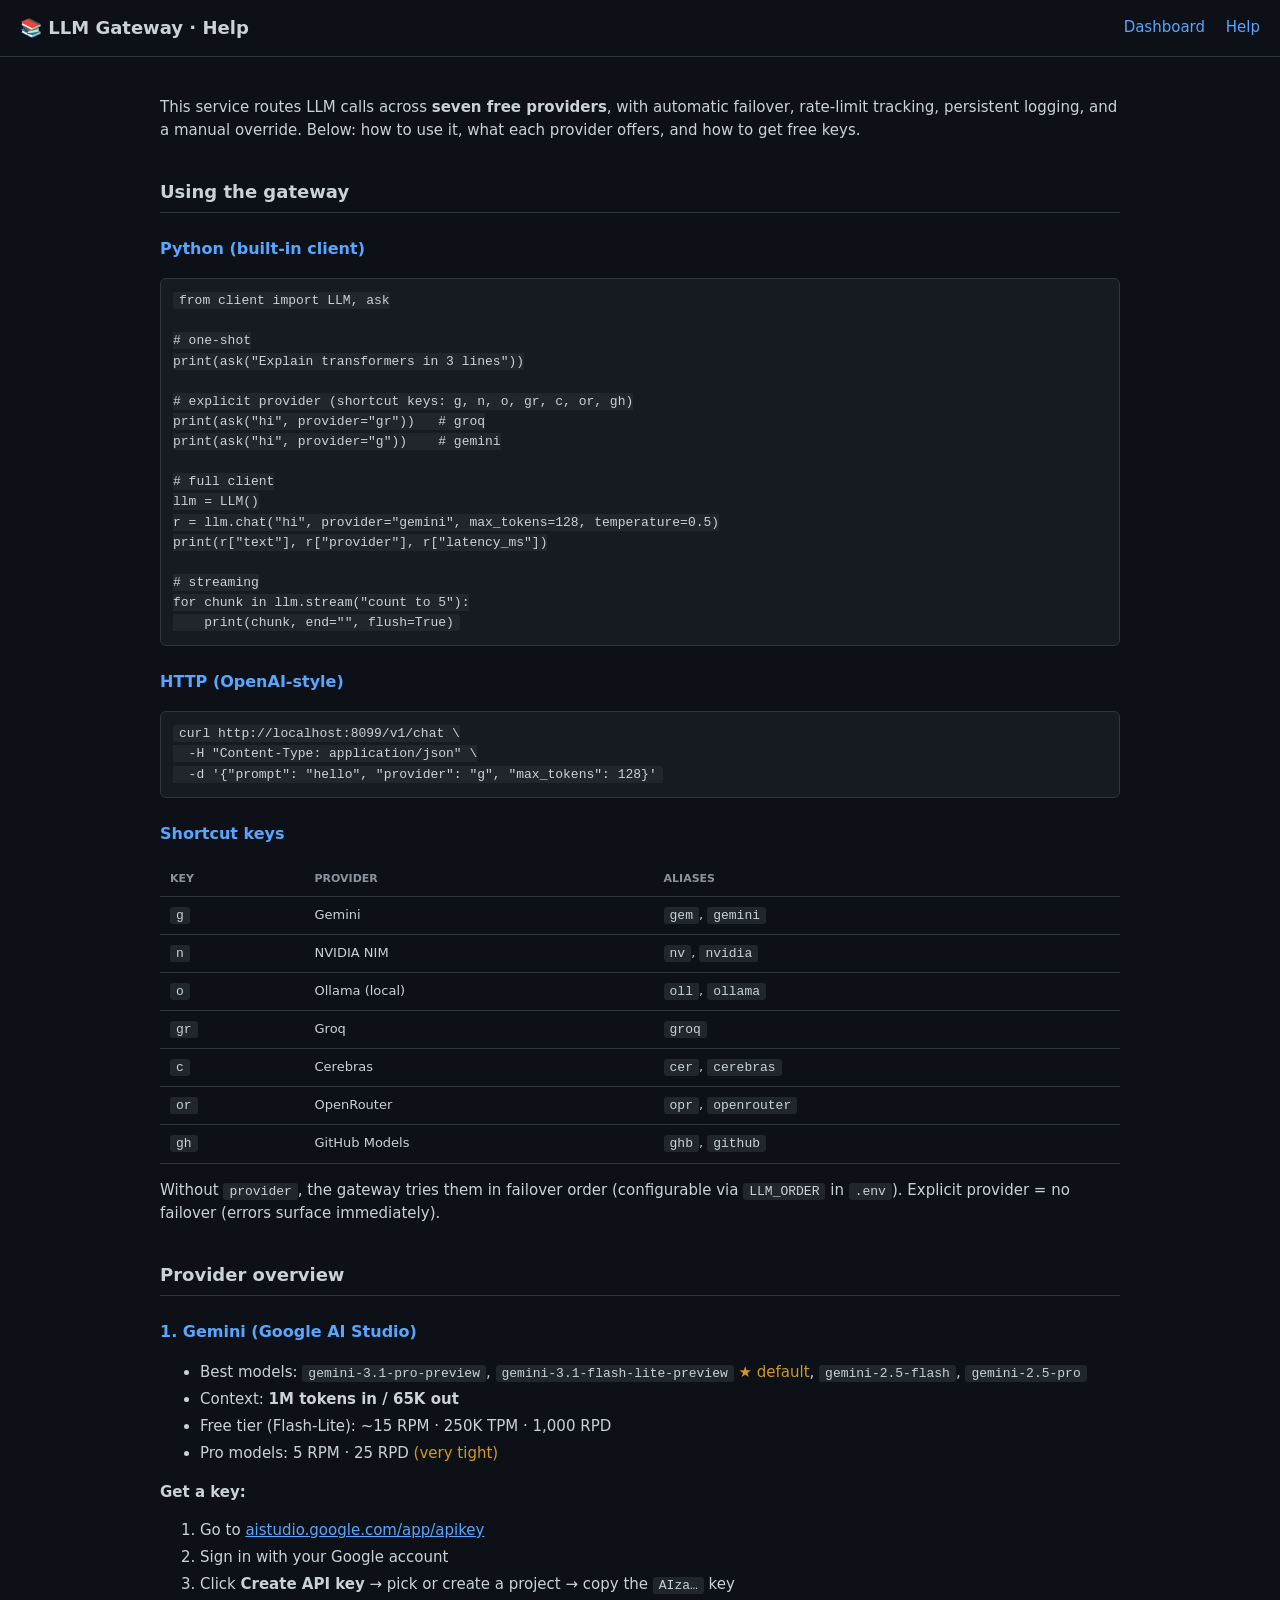
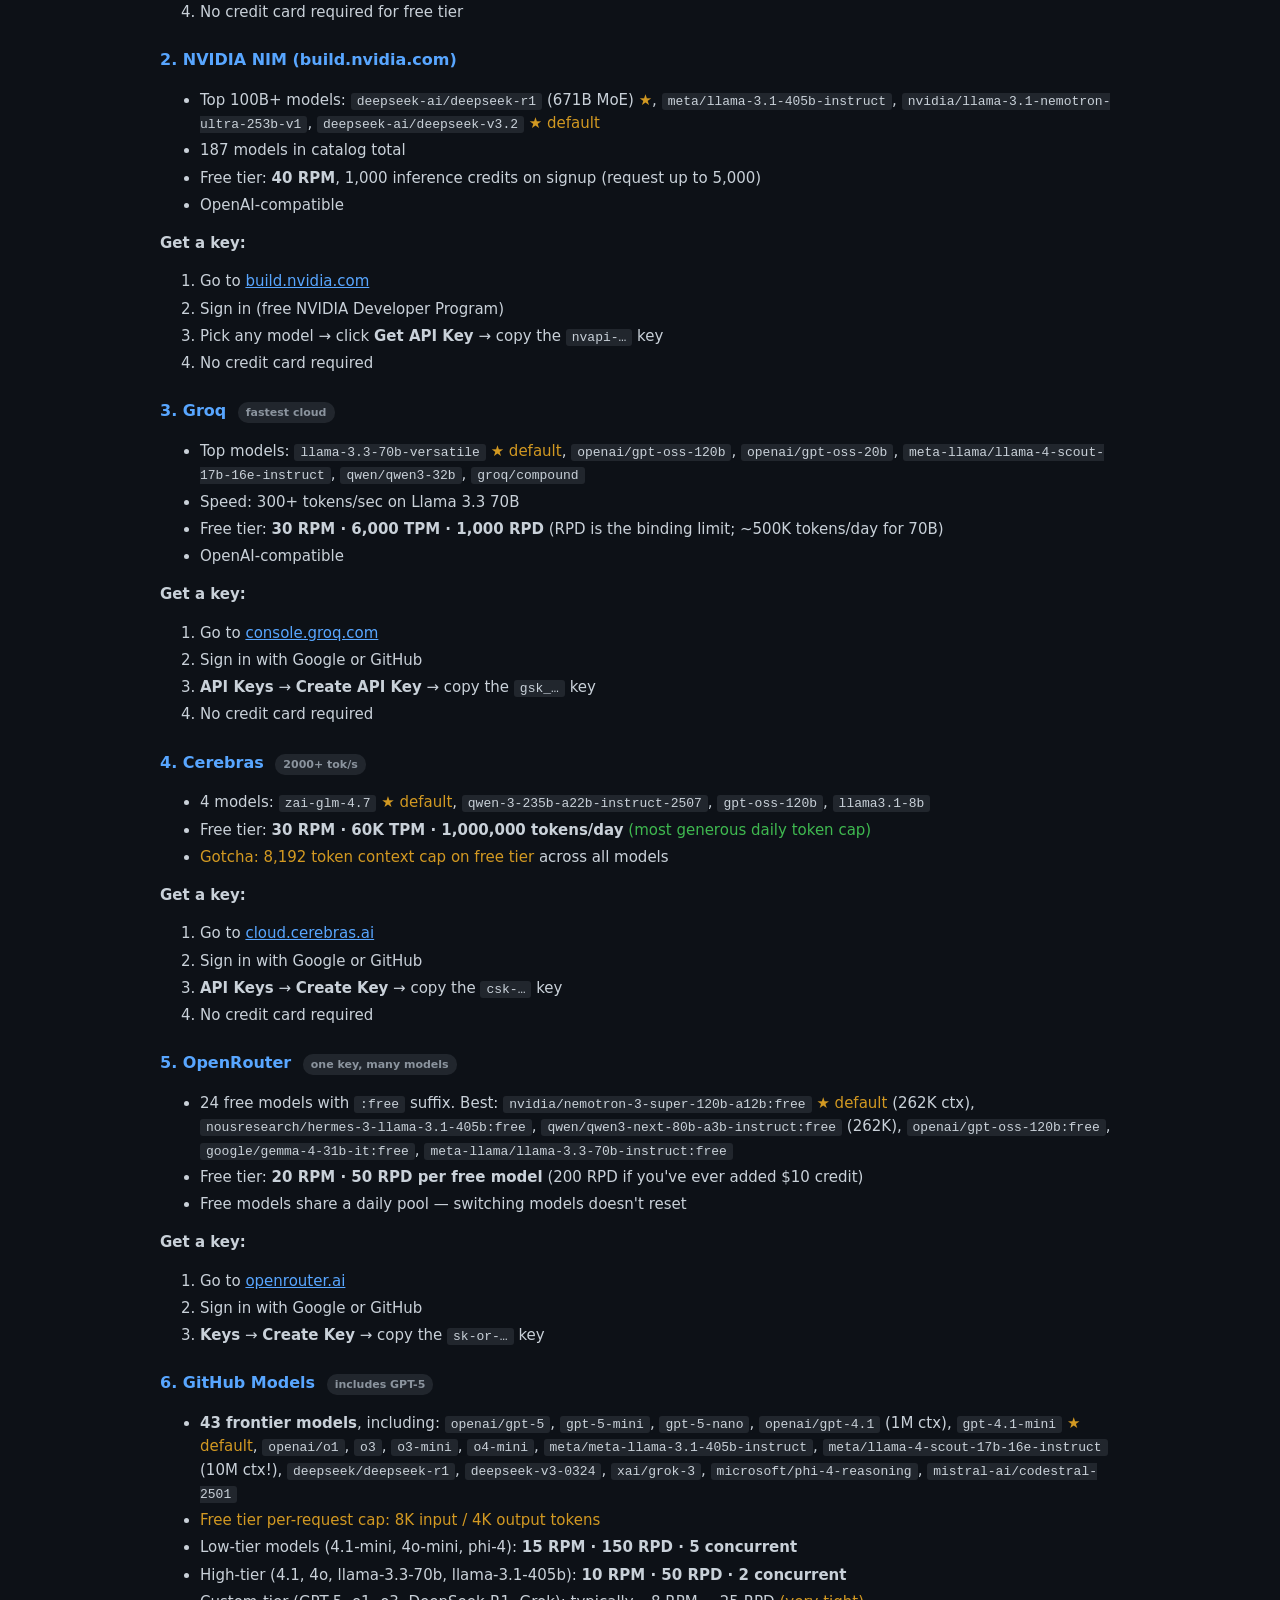
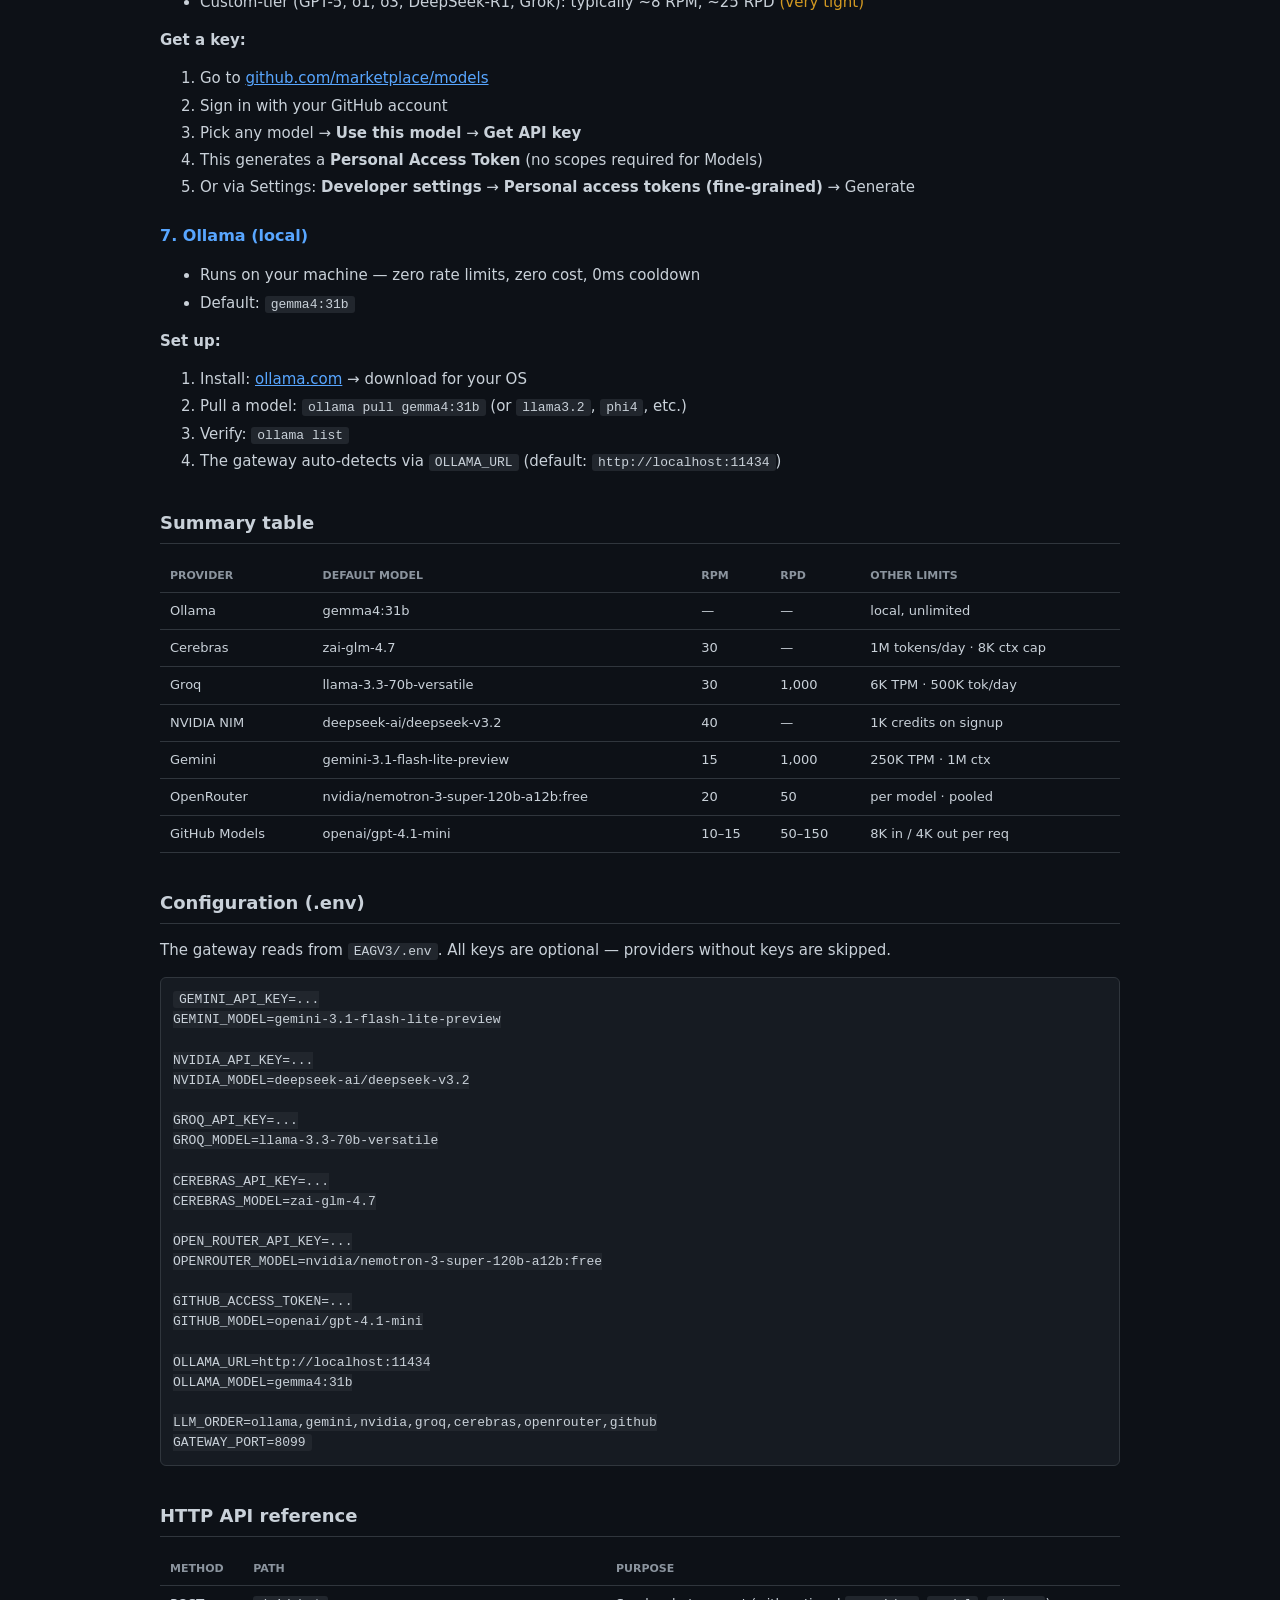
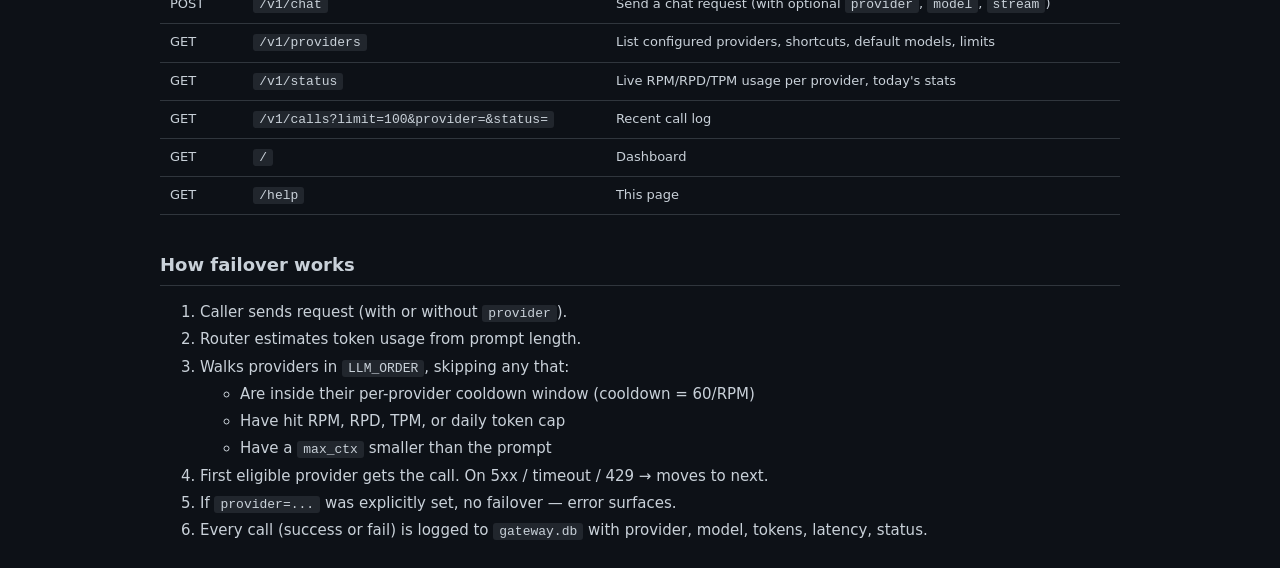
<file: gateway/static/help.html>
<!doctype html>
<html lang="en">
<head>
<meta charset="utf-8">
<title>LLM Gateway · Help & Free Keys</title>
<style>
  :root {
    --bg: #0d1117; --panel: #161b22; --border: #30363d; --text: #c9d1d9;
    --muted: #8b949e; --green: #3fb950; --red: #f85149; --blue: #58a6ff;
    --yellow: #d29922; --accent: #a371f7;
  }
  * { box-sizing: border-box; }
  body { background: var(--bg); color: var(--text); font: 15px/1.55 -apple-system, BlinkMacSystemFont, "Segoe UI", system-ui, sans-serif; margin: 0; }
  header { padding: 14px 20px; border-bottom: 1px solid var(--border); display: flex; justify-content: space-between; align-items: center; }
  header h1 { margin: 0; font-size: 18px; font-weight: 600; }
  header nav a { color: var(--blue); margin-left: 16px; text-decoration: none; }
  main { padding: 24px 20px; max-width: 1000px; margin: 0 auto; }
  h2 { font-size: 18px; margin-top: 36px; padding-bottom: 6px; border-bottom: 1px solid var(--border); }
  h3 { font-size: 16px; margin-top: 24px; color: var(--blue); }
  table { width: 100%; border-collapse: collapse; margin: 10px 0; font-size: 13px; }
  th, td { padding: 8px 10px; border-bottom: 1px solid var(--border); text-align: left; vertical-align: top; }
  th { color: var(--muted); font-weight: 600; text-transform: uppercase; font-size: 11px; }
  code, pre { font-family: ui-monospace, SFMono-Regular, "SF Mono", Menlo, monospace; }
  code { background: #21262d; padding: 1px 6px; border-radius: 3px; font-size: 13px; }
  pre { background: var(--panel); border: 1px solid var(--border); border-radius: 6px; padding: 12px; overflow-x: auto; font-size: 13px; }
  ol li, ul li { margin: 4px 0; }
  .star { color: var(--yellow); }
  .badge { display: inline-block; padding: 2px 8px; border-radius: 10px; font-size: 11px; background: #21262d; color: var(--muted); margin-left: 6px; }
  .ok { color: var(--green); }
  .warn { color: var(--yellow); }
  .err { color: var(--red); }
  a { color: var(--blue); }
</style>
</head>
<body>
<header>
  <h1>📚 LLM Gateway · Help</h1>
  <nav>
    <a href="/">Dashboard</a>
    <a href="/help">Help</a>
  </nav>
</header>
<main>

<p>This service routes LLM calls across <strong>seven free providers</strong>, with automatic failover, rate-limit tracking, persistent logging, and a manual override. Below: how to use it, what each provider offers, and how to get free keys.</p>

<h2>Using the gateway</h2>

<h3>Python (built-in client)</h3>
<pre><code>from client import LLM, ask

# one-shot
print(ask("Explain transformers in 3 lines"))

# explicit provider (shortcut keys: g, n, o, gr, c, or, gh)
print(ask("hi", provider="gr"))   # groq
print(ask("hi", provider="g"))    # gemini

# full client
llm = LLM()
r = llm.chat("hi", provider="gemini", max_tokens=128, temperature=0.5)
print(r["text"], r["provider"], r["latency_ms"])

# streaming
for chunk in llm.stream("count to 5"):
    print(chunk, end="", flush=True)</code></pre>

<h3>HTTP (OpenAI-style)</h3>
<pre><code>curl http://localhost:8099/v1/chat \
  -H "Content-Type: application/json" \
  -d '{"prompt": "hello", "provider": "g", "max_tokens": 128}'</code></pre>

<h3>Shortcut keys</h3>
<table>
  <tr><th>Key</th><th>Provider</th><th>Aliases</th></tr>
  <tr><td><code>g</code></td><td>Gemini</td><td><code>gem</code>, <code>gemini</code></td></tr>
  <tr><td><code>n</code></td><td>NVIDIA NIM</td><td><code>nv</code>, <code>nvidia</code></td></tr>
  <tr><td><code>o</code></td><td>Ollama (local)</td><td><code>oll</code>, <code>ollama</code></td></tr>
  <tr><td><code>gr</code></td><td>Groq</td><td><code>groq</code></td></tr>
  <tr><td><code>c</code></td><td>Cerebras</td><td><code>cer</code>, <code>cerebras</code></td></tr>
  <tr><td><code>or</code></td><td>OpenRouter</td><td><code>opr</code>, <code>openrouter</code></td></tr>
  <tr><td><code>gh</code></td><td>GitHub Models</td><td><code>ghb</code>, <code>github</code></td></tr>
</table>
<p>Without <code>provider</code>, the gateway tries them in failover order (configurable via <code>LLM_ORDER</code> in <code>.env</code>). Explicit provider = no failover (errors surface immediately).</p>

<h2>Provider overview</h2>

<h3>1. Gemini (Google AI Studio)</h3>
<ul>
  <li>Best models: <code>gemini-3.1-pro-preview</code>, <code>gemini-3.1-flash-lite-preview</code> <span class="star">★ default</span>, <code>gemini-2.5-flash</code>, <code>gemini-2.5-pro</code></li>
  <li>Context: <strong>1M tokens in / 65K out</strong></li>
  <li>Free tier (Flash-Lite): ~15 RPM · 250K TPM · 1,000 RPD</li>
  <li>Pro models: 5 RPM · 25 RPD <span class="warn">(very tight)</span></li>
</ul>
<p><b>Get a key:</b></p>
<ol>
  <li>Go to <a href="https://aistudio.google.com/app/apikey" target="_blank">aistudio.google.com/app/apikey</a></li>
  <li>Sign in with your Google account</li>
  <li>Click <strong>Create API key</strong> → pick or create a project → copy the <code>AIza…</code> key</li>
  <li>No credit card required for free tier</li>
</ol>

<h3>2. NVIDIA NIM (build.nvidia.com)</h3>
<ul>
  <li>Top 100B+ models: <code>deepseek-ai/deepseek-r1</code> (671B MoE) <span class="star">★</span>, <code>meta/llama-3.1-405b-instruct</code>, <code>nvidia/llama-3.1-nemotron-ultra-253b-v1</code>, <code>deepseek-ai/deepseek-v3.2</code> <span class="star">★ default</span></li>
  <li>187 models in catalog total</li>
  <li>Free tier: <strong>40 RPM</strong>, 1,000 inference credits on signup (request up to 5,000)</li>
  <li>OpenAI-compatible</li>
</ul>
<p><b>Get a key:</b></p>
<ol>
  <li>Go to <a href="https://build.nvidia.com/" target="_blank">build.nvidia.com</a></li>
  <li>Sign in (free NVIDIA Developer Program)</li>
  <li>Pick any model → click <strong>Get API Key</strong> → copy the <code>nvapi-…</code> key</li>
  <li>No credit card required</li>
</ol>

<h3>3. Groq <span class="badge">fastest cloud</span></h3>
<ul>
  <li>Top models: <code>llama-3.3-70b-versatile</code> <span class="star">★ default</span>, <code>openai/gpt-oss-120b</code>, <code>openai/gpt-oss-20b</code>, <code>meta-llama/llama-4-scout-17b-16e-instruct</code>, <code>qwen/qwen3-32b</code>, <code>groq/compound</code></li>
  <li>Speed: 300+ tokens/sec on Llama 3.3 70B</li>
  <li>Free tier: <strong>30 RPM · 6,000 TPM · 1,000 RPD</strong> (RPD is the binding limit; ~500K tokens/day for 70B)</li>
  <li>OpenAI-compatible</li>
</ul>
<p><b>Get a key:</b></p>
<ol>
  <li>Go to <a href="https://console.groq.com" target="_blank">console.groq.com</a></li>
  <li>Sign in with Google or GitHub</li>
  <li><strong>API Keys</strong> → <strong>Create API Key</strong> → copy the <code>gsk_…</code> key</li>
  <li>No credit card required</li>
</ol>

<h3>4. Cerebras <span class="badge">2000+ tok/s</span></h3>
<ul>
  <li>4 models: <code>zai-glm-4.7</code> <span class="star">★ default</span>, <code>qwen-3-235b-a22b-instruct-2507</code>, <code>gpt-oss-120b</code>, <code>llama3.1-8b</code></li>
  <li>Free tier: <strong>30 RPM · 60K TPM · 1,000,000 tokens/day</strong> <span class="ok">(most generous daily token cap)</span></li>
  <li><span class="warn">Gotcha: 8,192 token context cap on free tier</span> across all models</li>
</ul>
<p><b>Get a key:</b></p>
<ol>
  <li>Go to <a href="https://cloud.cerebras.ai" target="_blank">cloud.cerebras.ai</a></li>
  <li>Sign in with Google or GitHub</li>
  <li><strong>API Keys</strong> → <strong>Create Key</strong> → copy the <code>csk-…</code> key</li>
  <li>No credit card required</li>
</ol>

<h3>5. OpenRouter <span class="badge">one key, many models</span></h3>
<ul>
  <li>24 free models with <code>:free</code> suffix. Best:
    <code>nvidia/nemotron-3-super-120b-a12b:free</code> <span class="star">★ default</span> (262K ctx),
    <code>nousresearch/hermes-3-llama-3.1-405b:free</code>,
    <code>qwen/qwen3-next-80b-a3b-instruct:free</code> (262K),
    <code>openai/gpt-oss-120b:free</code>,
    <code>google/gemma-4-31b-it:free</code>,
    <code>meta-llama/llama-3.3-70b-instruct:free</code>
  </li>
  <li>Free tier: <strong>20 RPM · 50 RPD per free model</strong> (200 RPD if you've ever added $10 credit)</li>
  <li>Free models share a daily pool — switching models doesn't reset</li>
</ul>
<p><b>Get a key:</b></p>
<ol>
  <li>Go to <a href="https://openrouter.ai" target="_blank">openrouter.ai</a></li>
  <li>Sign in with Google or GitHub</li>
  <li><strong>Keys</strong> → <strong>Create Key</strong> → copy the <code>sk-or-…</code> key</li>
</ol>

<h3>6. GitHub Models <span class="badge">includes GPT-5</span></h3>
<ul>
  <li><strong>43 frontier models</strong>, including:
    <code>openai/gpt-5</code>, <code>gpt-5-mini</code>, <code>gpt-5-nano</code>,
    <code>openai/gpt-4.1</code> (1M ctx), <code>gpt-4.1-mini</code> <span class="star">★ default</span>,
    <code>openai/o1</code>, <code>o3</code>, <code>o3-mini</code>, <code>o4-mini</code>,
    <code>meta/meta-llama-3.1-405b-instruct</code>,
    <code>meta/llama-4-scout-17b-16e-instruct</code> (10M ctx!),
    <code>deepseek/deepseek-r1</code>, <code>deepseek-v3-0324</code>,
    <code>xai/grok-3</code>, <code>microsoft/phi-4-reasoning</code>, <code>mistral-ai/codestral-2501</code>
  </li>
  <li><span class="warn">Free tier per-request cap: 8K input / 4K output tokens</span></li>
  <li>Low-tier models (4.1-mini, 4o-mini, phi-4): <strong>15 RPM · 150 RPD · 5 concurrent</strong></li>
  <li>High-tier (4.1, 4o, llama-3.3-70b, llama-3.1-405b): <strong>10 RPM · 50 RPD · 2 concurrent</strong></li>
  <li>Custom-tier (GPT-5, o1, o3, DeepSeek-R1, Grok): typically ~8 RPM, ~25 RPD <span class="warn">(very tight)</span></li>
</ul>
<p><b>Get a key:</b></p>
<ol>
  <li>Go to <a href="https://github.com/marketplace/models" target="_blank">github.com/marketplace/models</a></li>
  <li>Sign in with your GitHub account</li>
  <li>Pick any model → <strong>Use this model</strong> → <strong>Get API key</strong></li>
  <li>This generates a <strong>Personal Access Token</strong> (no scopes required for Models)</li>
  <li>Or via Settings: <strong>Developer settings</strong> → <strong>Personal access tokens (fine-grained)</strong> → Generate</li>
</ol>

<h3>7. Ollama (local)</h3>
<ul>
  <li>Runs on your machine — zero rate limits, zero cost, 0ms cooldown</li>
  <li>Default: <code>gemma4:31b</code></li>
</ul>
<p><b>Set up:</b></p>
<ol>
  <li>Install: <a href="https://ollama.com" target="_blank">ollama.com</a> → download for your OS</li>
  <li>Pull a model: <code>ollama pull gemma4:31b</code> (or <code>llama3.2</code>, <code>phi4</code>, etc.)</li>
  <li>Verify: <code>ollama list</code></li>
  <li>The gateway auto-detects via <code>OLLAMA_URL</code> (default: <code>http://localhost:11434</code>)</li>
</ol>

<h2>Summary table</h2>
<table>
  <tr><th>Provider</th><th>Default model</th><th>RPM</th><th>RPD</th><th>Other limits</th></tr>
  <tr><td>Ollama</td><td>gemma4:31b</td><td>—</td><td>—</td><td>local, unlimited</td></tr>
  <tr><td>Cerebras</td><td>zai-glm-4.7</td><td>30</td><td>—</td><td>1M tokens/day · 8K ctx cap</td></tr>
  <tr><td>Groq</td><td>llama-3.3-70b-versatile</td><td>30</td><td>1,000</td><td>6K TPM · 500K tok/day</td></tr>
  <tr><td>NVIDIA NIM</td><td>deepseek-ai/deepseek-v3.2</td><td>40</td><td>—</td><td>1K credits on signup</td></tr>
  <tr><td>Gemini</td><td>gemini-3.1-flash-lite-preview</td><td>15</td><td>1,000</td><td>250K TPM · 1M ctx</td></tr>
  <tr><td>OpenRouter</td><td>nvidia/nemotron-3-super-120b-a12b:free</td><td>20</td><td>50</td><td>per model · pooled</td></tr>
  <tr><td>GitHub Models</td><td>openai/gpt-4.1-mini</td><td>10–15</td><td>50–150</td><td>8K in / 4K out per req</td></tr>
</table>

<h2>Configuration (.env)</h2>
<p>The gateway reads from <code>EAGV3/.env</code>. All keys are optional — providers without keys are skipped.</p>
<pre><code>GEMINI_API_KEY=...
GEMINI_MODEL=gemini-3.1-flash-lite-preview

NVIDIA_API_KEY=...
NVIDIA_MODEL=deepseek-ai/deepseek-v3.2

GROQ_API_KEY=...
GROQ_MODEL=llama-3.3-70b-versatile

CEREBRAS_API_KEY=...
CEREBRAS_MODEL=zai-glm-4.7

OPEN_ROUTER_API_KEY=...
OPENROUTER_MODEL=nvidia/nemotron-3-super-120b-a12b:free

GITHUB_ACCESS_TOKEN=...
GITHUB_MODEL=openai/gpt-4.1-mini

OLLAMA_URL=http://localhost:11434
OLLAMA_MODEL=gemma4:31b

LLM_ORDER=ollama,gemini,nvidia,groq,cerebras,openrouter,github
GATEWAY_PORT=8099</code></pre>

<h2>HTTP API reference</h2>
<table>
  <tr><th>Method</th><th>Path</th><th>Purpose</th></tr>
  <tr><td>POST</td><td><code>/v1/chat</code></td><td>Send a chat request (with optional <code>provider</code>, <code>model</code>, <code>stream</code>)</td></tr>
  <tr><td>GET</td><td><code>/v1/providers</code></td><td>List configured providers, shortcuts, default models, limits</td></tr>
  <tr><td>GET</td><td><code>/v1/status</code></td><td>Live RPM/RPD/TPM usage per provider, today's stats</td></tr>
  <tr><td>GET</td><td><code>/v1/calls?limit=100&amp;provider=&amp;status=</code></td><td>Recent call log</td></tr>
  <tr><td>GET</td><td><code>/</code></td><td>Dashboard</td></tr>
  <tr><td>GET</td><td><code>/help</code></td><td>This page</td></tr>
</table>

<h2>How failover works</h2>
<ol>
  <li>Caller sends request (with or without <code>provider</code>).</li>
  <li>Router estimates token usage from prompt length.</li>
  <li>Walks providers in <code>LLM_ORDER</code>, skipping any that:
    <ul>
      <li>Are inside their per-provider cooldown window (cooldown = 60/RPM)</li>
      <li>Have hit RPM, RPD, TPM, or daily token cap</li>
      <li>Have a <code>max_ctx</code> smaller than the prompt</li>
    </ul>
  </li>
  <li>First eligible provider gets the call. On 5xx / timeout / 429 → moves to next.</li>
  <li>If <code>provider=...</code> was explicitly set, no failover — error surfaces.</li>
  <li>Every call (success or fail) is logged to <code>gateway.db</code> with provider, model, tokens, latency, status.</li>
</ol>

</main>
</body>
</html>
</file>
